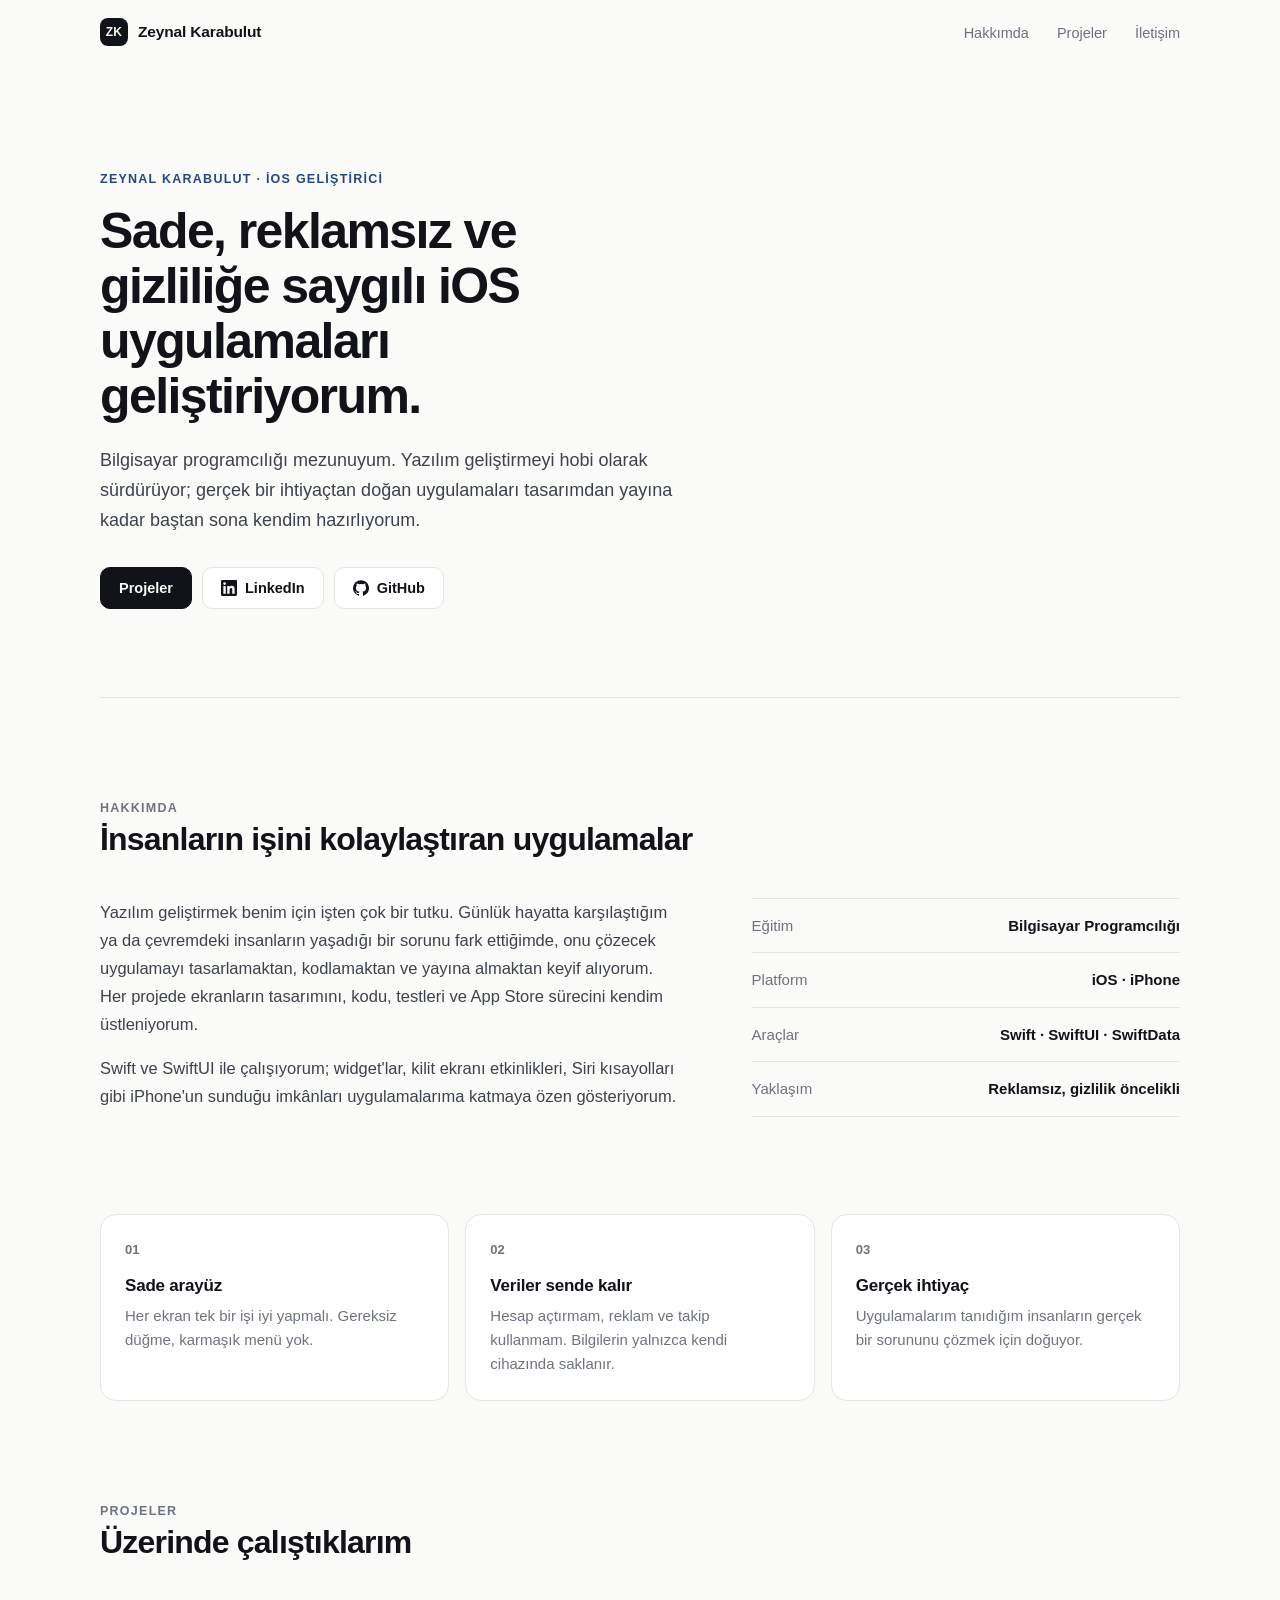
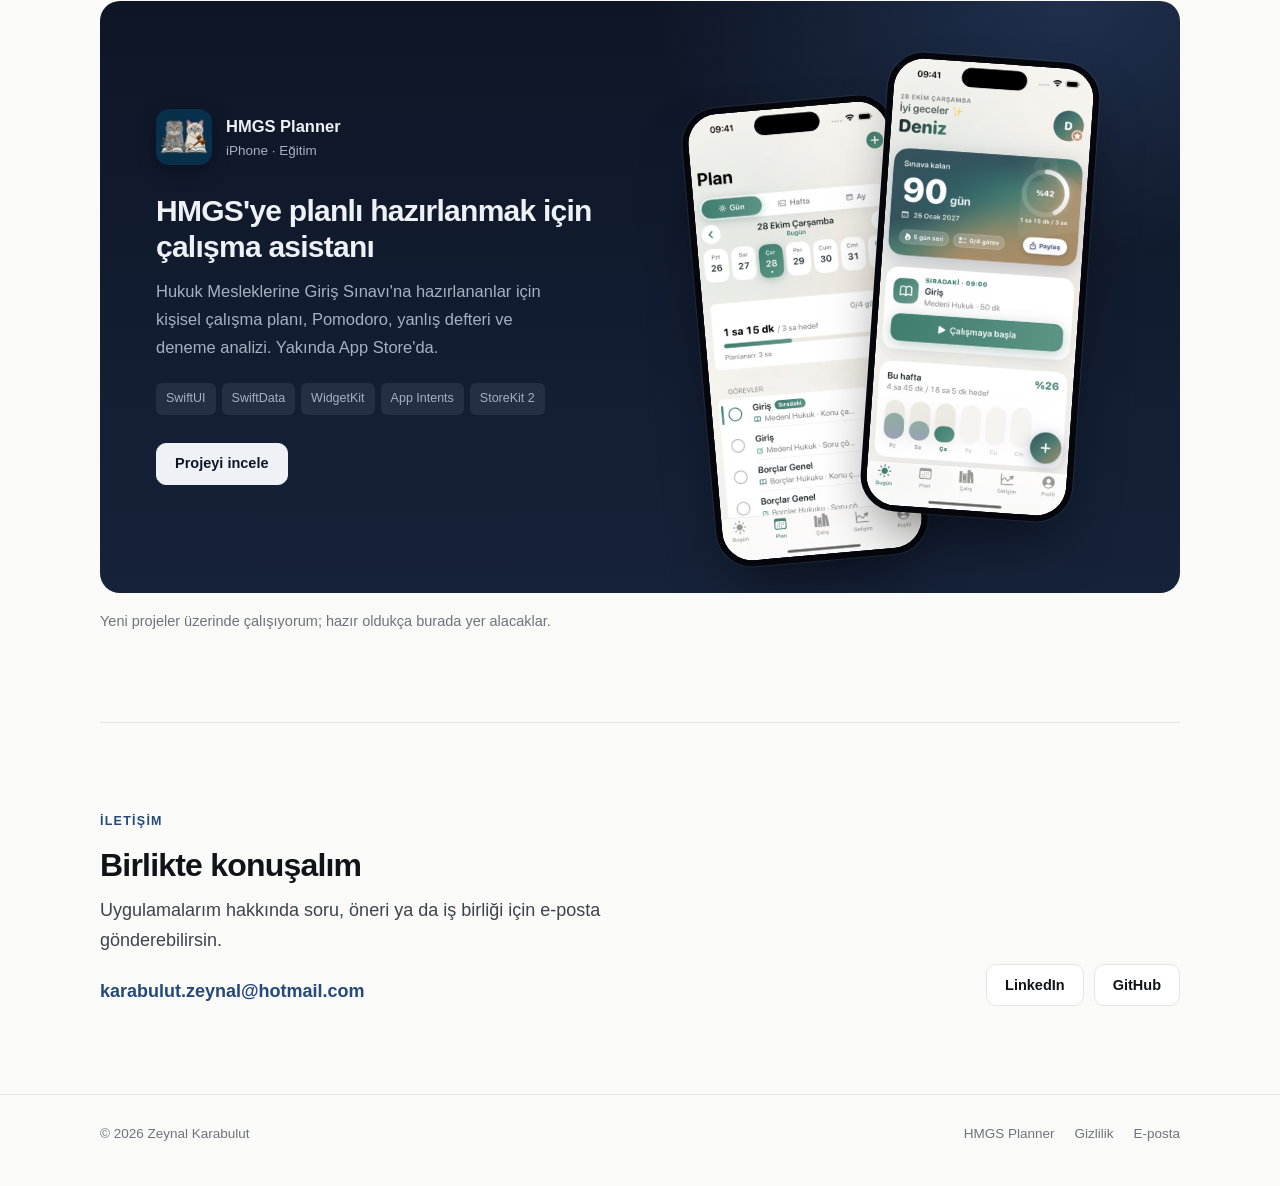
<file: index.html>
<!doctype html>
<html lang="tr">
<head>
<meta charset="utf-8">
<meta name="viewport" content="width=device-width, initial-scale=1">
<title>Zeynal Karabulut – iOS uygulama geliştirici</title>
<meta name="description" content="Zeynal Karabulut: bilgisayar programcılığı mezunu, hobi olarak sade, reklamsız ve gizliliğe saygılı iOS uygulamaları geliştiriyor.">
<meta name="theme-color" content="#F4F1EA" media="(prefers-color-scheme: light)">
<meta name="theme-color" content="#0F1115" media="(prefers-color-scheme: dark)">
<meta property="og:title" content="Zeynal Karabulut">
<meta property="og:description" content="Bilgisayar programcılığı mezunu, hobi olarak iOS uygulamaları geliştiriyor.">
<meta property="og:url" content="https://zeynalkarabulut.com/">
<meta property="og:type" content="website">
<link rel="canonical" href="https://zeynalkarabulut.com/">
<link rel="stylesheet" href="/assets/style.css">
<script>document.documentElement.classList.add('js')</script>
<script src="/assets/site.js" defer></script>
</head>
<body>
<header class="nav">
  <div class="wrap">
    <a class="brand" href="/"><span class="mark">ZK</span>Zeynal Karabulut</a>
    <ul>
      <li><a href="#hakkimda">Hakkımda</a></li>
      <li><a href="#projeler">Projeler</a></li>
      <li><a class="cta" href="#iletisim">İletişim</a></li>
    </ul>
  </div>
</header>

<main>
  <section class="hero">
    <div class="wrap">
      <p class="kicker reveal">Zeynal Karabulut · iOS Geliştirici</p>
      <h1 class="reveal">Sade, reklamsız ve gizliliğe saygılı iOS uygulamaları geliştiriyorum.</h1>
      <p class="lead reveal">Bilgisayar programcılığı mezunuyum. Yazılım geliştirmeyi hobi olarak sürdürüyor; gerçek bir ihtiyaçtan doğan uygulamaları tasarımdan yayına kadar baştan sona kendim hazırlıyorum.</p>
      <div class="row reveal">
        <a class="btn solid" href="#projeler">Projeler</a>
        <a class="btn" href="https://www.linkedin.com/in/zeynal-karabulut-3a47b5211/" rel="me noopener" target="_blank">
          <svg viewBox="0 0 24 24" aria-hidden="true"><path d="M20.45 20.45h-3.56v-5.57c0-1.33-.02-3.04-1.85-3.04-1.86 0-2.14 1.45-2.14 2.94v5.67H9.35V9h3.41v1.56h.05c.48-.9 1.64-1.85 3.37-1.85 3.6 0 4.27 2.37 4.27 5.46v6.28zM5.34 7.43a2.06 2.06 0 1 1 0-4.13 2.06 2.06 0 0 1 0 4.13zM7.12 20.45H3.56V9h3.56v11.45zM22.22 0H1.77C.79 0 0 .77 0 1.73v20.54C0 23.23.79 24 1.77 24h20.45c.98 0 1.78-.77 1.78-1.73V1.73C24 .77 23.2 0 22.22 0z"/></svg>
          LinkedIn
        </a>
        <a class="btn" href="https://github.com/ByteBuccaneerr" rel="me noopener" target="_blank">
          <svg viewBox="0 0 24 24" aria-hidden="true"><path d="M12 .3a12 12 0 0 0-3.8 23.38c.6.12.83-.26.83-.57v-2.2c-3.34.73-4.04-1.42-4.04-1.42-.55-1.4-1.34-1.77-1.34-1.77-1.08-.74.09-.73.09-.73 1.2.09 1.83 1.24 1.83 1.24 1.07 1.83 2.8 1.3 3.49 1 .1-.78.42-1.3.76-1.6-2.67-.3-5.47-1.33-5.47-5.93 0-1.31.47-2.38 1.24-3.22-.13-.3-.54-1.52.12-3.18 0 0 1-.32 3.3 1.23a11.5 11.5 0 0 1 6 0c2.28-1.55 3.29-1.23 3.29-1.23.66 1.66.25 2.88.12 3.18.77.84 1.24 1.91 1.24 3.22 0 4.61-2.81 5.62-5.48 5.92.43.37.81 1.1.81 2.22v3.29c0 .32.22.7.83.58A12 12 0 0 0 12 .3"/></svg>
          GitHub
        </a>
      </div>
    </div>
  </section>

  <div class="wrap"><hr class="rule"></div>

  <section id="hakkimda">
    <div class="wrap">
      <div class="section-head reveal">
        <p class="kicker">Hakkımda</p>
        <h2>İnsanların işini kolaylaştıran uygulamalar</h2>
      </div>
      <div class="about-grid">
        <div class="copy reveal">
          <p>Yazılım geliştirmek benim için işten çok bir tutku. Günlük hayatta karşılaştığım ya da çevremdeki insanların yaşadığı bir sorunu fark ettiğimde, onu çözecek uygulamayı tasarlamaktan, kodlamaktan ve yayına almaktan keyif alıyorum. Her projede ekranların tasarımını, kodu, testleri ve App Store sürecini kendim üstleniyorum.</p>
          <p>Swift ve SwiftUI ile çalışıyorum; widget'lar, kilit ekranı etkinlikleri, Siri kısayolları gibi iPhone'un sunduğu imkânları uygulamalarıma katmaya özen gösteriyorum.</p>
        </div>
        <ul class="facts reveal">
          <li><span>Eğitim</span><b>Bilgisayar Programcılığı</b></li>
          <li><span>Platform</span><b>iOS · iPhone</b></li>
          <li><span>Araçlar</span><b>Swift · SwiftUI · SwiftData</b></li>
          <li><span>Yaklaşım</span><b>Reklamsız, gizlilik öncelikli</b></li>
        </ul>
      </div>
    </div>
  </section>

  <section style="padding-top:0">
    <div class="wrap">
      <div class="principles reveal" style="margin-top:0">
        <div class="principle"><span class="num">01</span><h3>Sade arayüz</h3><p>Her ekran tek bir işi iyi yapmalı. Gereksiz düğme, karmaşık menü yok.</p></div>
        <div class="principle"><span class="num">02</span><h3>Veriler sende kalır</h3><p>Hesap açtırmam, reklam ve takip kullanmam. Bilgilerin yalnızca kendi cihazında saklanır.</p></div>
        <div class="principle"><span class="num">03</span><h3>Gerçek ihtiyaç</h3><p>Uygulamalarım tanıdığım insanların gerçek bir sorununu çözmek için doğuyor.</p></div>
      </div>
    </div>
  </section>

  <section id="projeler" style="padding-top:0">
    <div class="wrap">
      <div class="section-head reveal">
        <p class="kicker">Projeler</p>
        <h2>Üzerinde çalıştıklarım</h2>
      </div>

      <a class="feature-project reveal" href="/hmgs-planner/">
        <div>
          <div class="app-id">
            <img src="/assets/hmgs-planner/icon.png" alt="" width="64" height="64">
            <div><b>HMGS Planner</b><small>iPhone · Eğitim</small></div>
          </div>
          <h3>HMGS'ye planlı hazırlanmak için çalışma asistanı</h3>
          <p>Hukuk Mesleklerine Giriş Sınavı'na hazırlananlar için kişisel çalışma planı, Pomodoro, yanlış defteri ve deneme analizi. Yakında App Store'da.</p>
          <div class="chips"><span class="chip">SwiftUI</span><span class="chip">SwiftData</span><span class="chip">WidgetKit</span><span class="chip">App Intents</span><span class="chip">StoreKit 2</span></div>
          <span class="btn light">Projeyi incele</span>
        </div>
        <div class="phones" aria-hidden="true">
          <div class="phone p1"><img src="/assets/hmgs-planner/plan.jpg" alt="" loading="lazy"></div>
          <div class="phone p2"><img src="/assets/hmgs-planner/home.jpg" alt="" loading="lazy"></div>
        </div>
      </a>
      <p class="more-soon reveal">Yeni projeler üzerinde çalışıyorum; hazır oldukça burada yer alacaklar.</p>
    </div>
  </section>

  <div class="wrap"><hr class="rule"></div>

  <section id="iletisim">
    <div class="wrap contact-grid reveal">
      <div>
        <p class="kicker">İletişim</p>
        <h2>Birlikte konuşalım</h2>
        <p class="lead">Uygulamalarım hakkında soru, öneri ya da iş birliği için e-posta gönderebilirsin.</p>
        <a class="mail" href="mailto:karabulut.zeynal@hotmail.com">karabulut.zeynal@hotmail.com</a>
      </div>
      <div class="row">
        <a class="btn" href="https://www.linkedin.com/in/zeynal-karabulut-3a47b5211/" rel="me noopener" target="_blank">LinkedIn</a>
        <a class="btn" href="https://github.com/ByteBuccaneerr" rel="me noopener" target="_blank">GitHub</a>
      </div>
    </div>
  </section>
</main>

<footer>
  <div class="wrap">
    <span>© <span id="year">2026</span> Zeynal Karabulut</span>
    <nav><a href="/hmgs-planner/">HMGS Planner</a><a href="/hmgs-planner/gizlilik.html">Gizlilik</a><a href="mailto:karabulut.zeynal@hotmail.com">E-posta</a></nav>
  </div>
</footer>
</body>
</html>
</file>
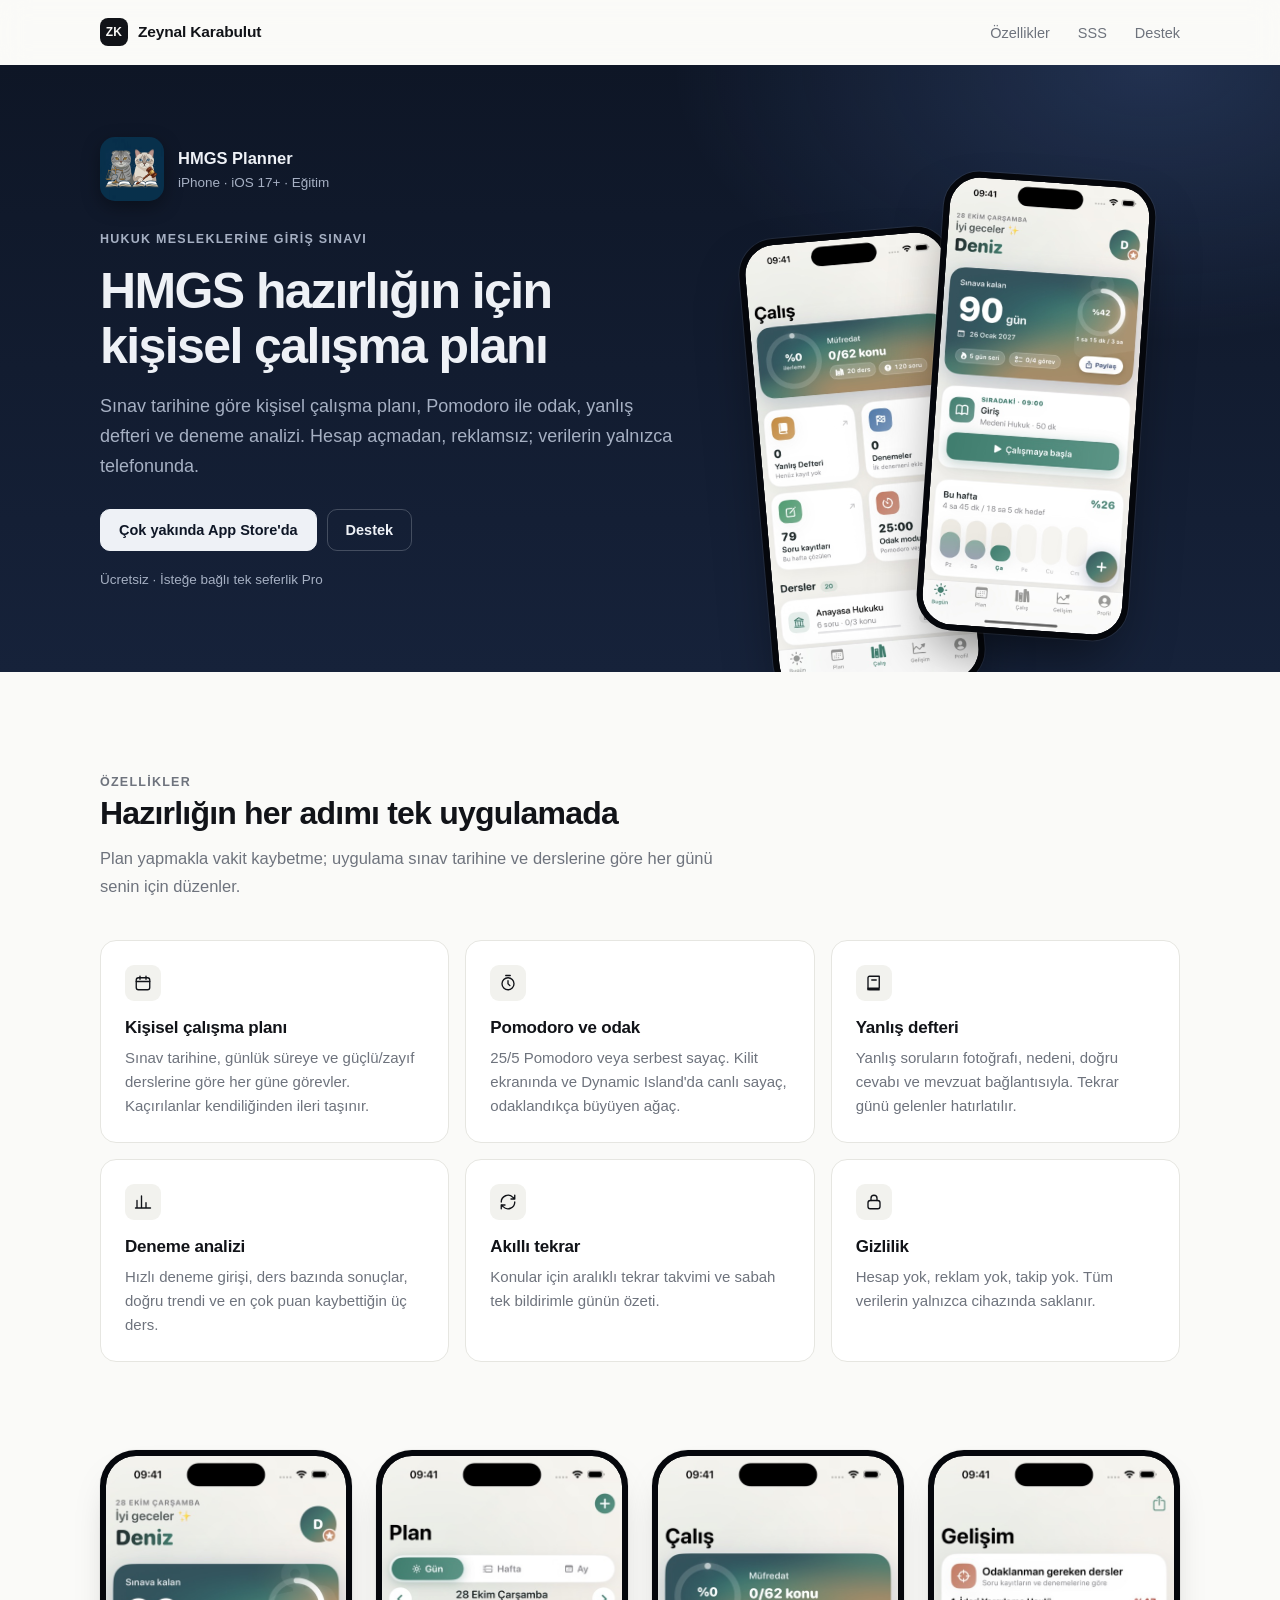
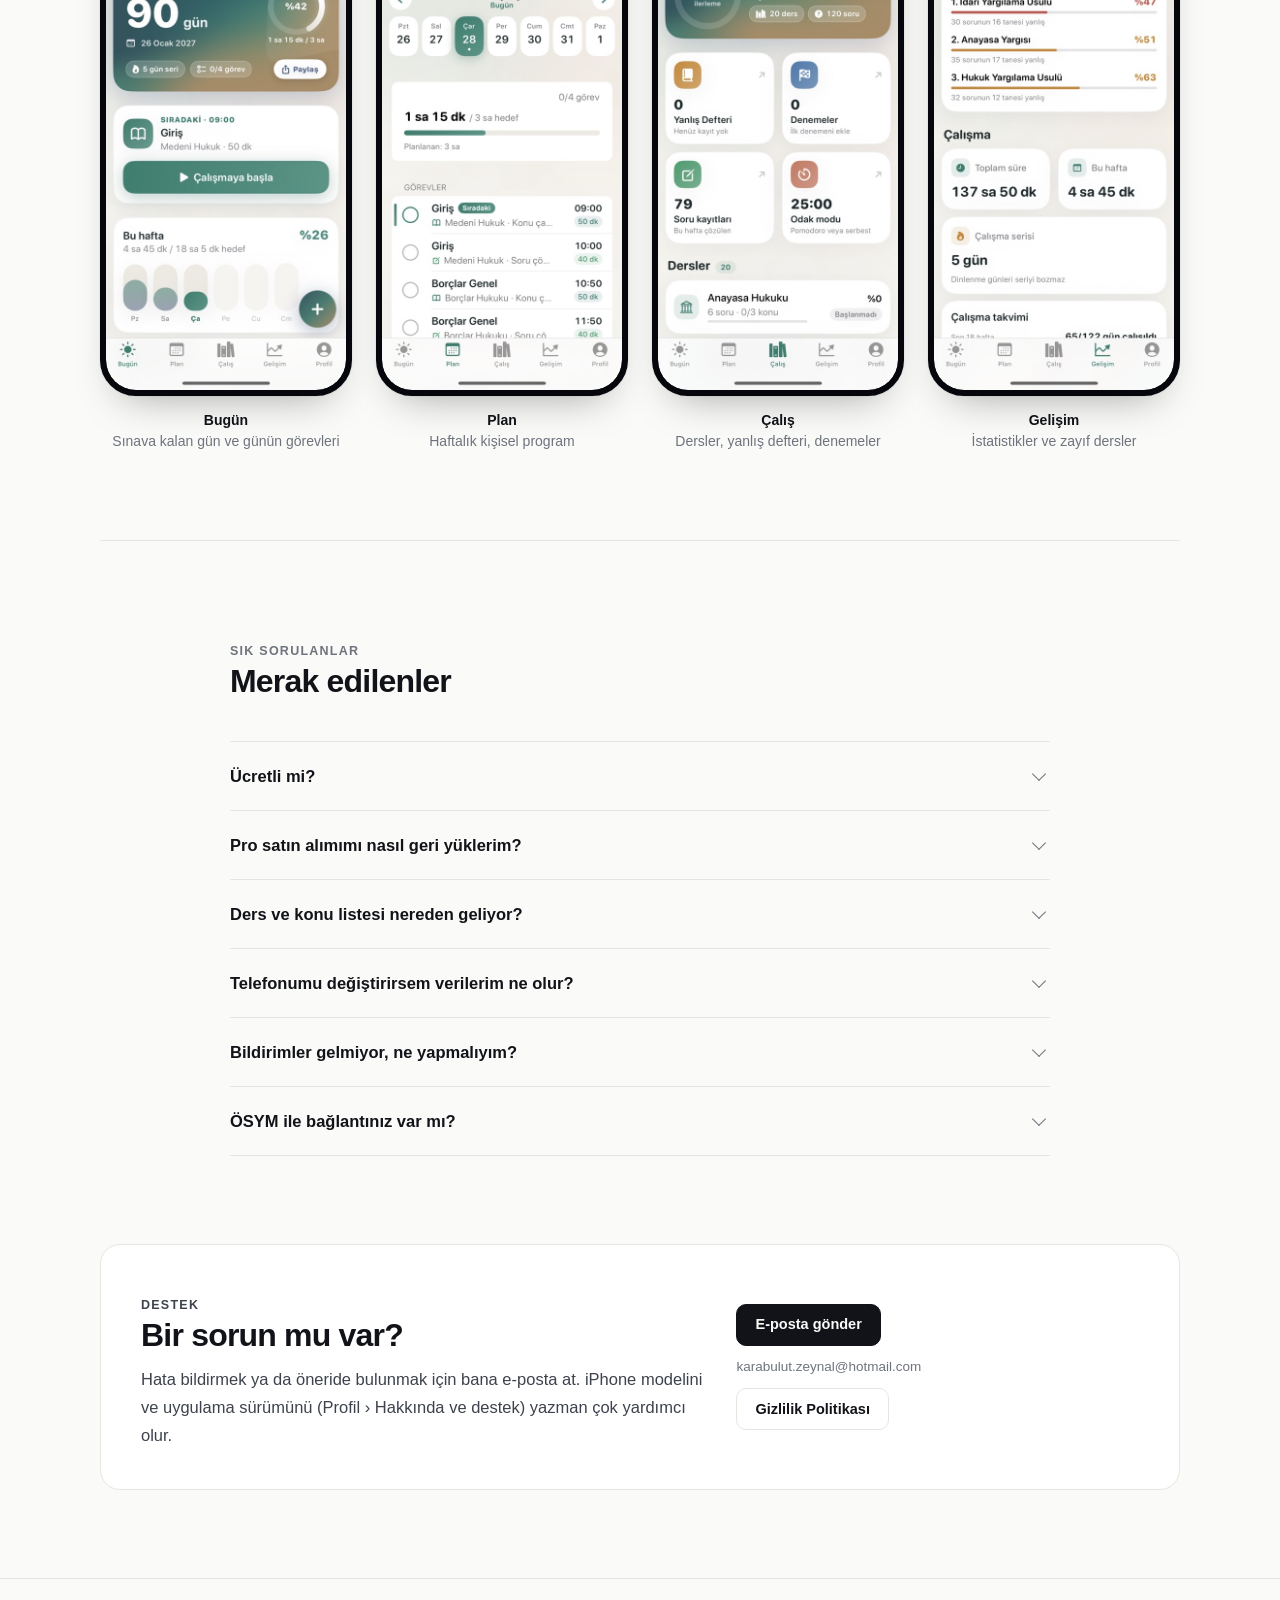
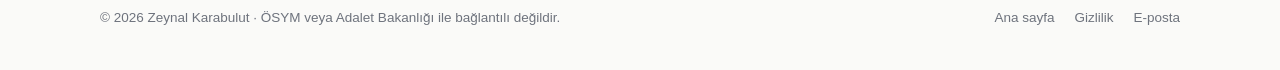
<file: hmgs-planner/index.html>
<!doctype html>
<html lang="tr">
<head>
<meta charset="utf-8">
<meta name="viewport" content="width=device-width, initial-scale=1">
<title>HMGS Planner – HMGS çalışma planı, Pomodoro ve yanlış defteri</title>
<meta name="description" content="Hukuk Mesleklerine Giriş Sınavı'na (HMGS) hazırlananlar için kişisel çalışma planı, Pomodoro, yanlış defteri, deneme analizi ve akıllı tekrar hatırlatmaları. Hesap yok, reklam yok.">
<meta name="theme-color" content="#0E1626">
<meta property="og:title" content="HMGS Planner">
<meta property="og:description" content="HMGS'ye planlı hazırlan: kişisel plan, Pomodoro, yanlış defteri ve deneme analizi.">
<meta property="og:image" content="https://zeynalkarabulut.com/assets/hmgs-planner/icon.png">
<meta property="og:url" content="https://zeynalkarabulut.com/hmgs-planner/">
<link rel="canonical" href="https://zeynalkarabulut.com/hmgs-planner/">
<link rel="apple-touch-icon" href="/assets/hmgs-planner/apple-touch-icon.png">
<link rel="stylesheet" href="/assets/style.css">
<script>document.documentElement.classList.add('js')</script>
<script src="/assets/site.js" defer></script>
</head>
<body>
<header class="nav">
  <div class="wrap">
    <a class="brand" href="/"><span class="mark">ZK</span>Zeynal Karabulut</a>
    <ul>
      <li><a href="#ozellikler">Özellikler</a></li>
      <li><a href="#sss">SSS</a></li>
      <li><a class="cta" href="#destek">Destek</a></li>
    </ul>
  </div>
</header>

<main>
  <div class="app-hero">
    <div class="wrap">
      <div class="copy">
        <div class="app-id reveal">
          <img src="/assets/hmgs-planner/icon.png" alt="HMGS Planner simgesi" width="76" height="76">
          <div><b>HMGS Planner</b><small>iPhone · iOS 17+ · Eğitim</small></div>
        </div>
        <p class="kicker reveal" style="margin-top:4px">Hukuk Mesleklerine Giriş Sınavı</p>
        <h1 class="reveal">HMGS hazırlığın için kişisel çalışma planı</h1>
        <p class="lead reveal">Sınav tarihine göre kişisel çalışma planı, Pomodoro ile odak, yanlış defteri ve deneme analizi. Hesap açmadan, reklamsız; verilerin yalnızca telefonunda.</p>
        <div class="row reveal">
          <!-- Yayınlanınca: <a class="btn light" href="https://apps.apple.com/tr/app/idAPP_STORE_ID">App Store'dan indir</a> -->
          <span class="btn light" aria-disabled="true">Çok yakında App Store'da</span>
          <a class="btn" href="#destek">Destek</a>
        </div>
        <p class="meta reveal">Ücretsiz · İsteğe bağlı tek seferlik Pro</p>
      </div>
      <div class="phones reveal" aria-hidden="true">
        <div class="phone p1"><img src="/assets/hmgs-planner/study.jpg" alt=""></div>
        <div class="phone p2"><img src="/assets/hmgs-planner/home.jpg" alt=""></div>
      </div>
    </div>
  </div>

  <section id="ozellikler">
    <div class="wrap">
      <div class="section-head reveal">
        <p class="kicker">Özellikler</p>
        <h2>Hazırlığın her adımı tek uygulamada</h2>
        <p>Plan yapmakla vakit kaybetme; uygulama sınav tarihine ve derslerine göre her günü senin için düzenler.</p>
      </div>
      <div class="features reveal">
        <div class="feat">
          <div class="ico"><svg viewBox="0 0 24 24"><rect x="3" y="5" width="18" height="16" rx="3"/><path d="M3 10h18M8 3v4M16 3v4"/></svg></div>
          <h3>Kişisel çalışma planı</h3>
          <p>Sınav tarihine, günlük süreye ve güçlü/zayıf derslerine göre her güne görevler. Kaçırılanlar kendiliğinden ileri taşınır.</p>
        </div>
        <div class="feat">
          <div class="ico"><svg viewBox="0 0 24 24"><circle cx="12" cy="13" r="8"/><path d="M12 9v4l2.5 2.5M9 2h6"/></svg></div>
          <h3>Pomodoro ve odak</h3>
          <p>25/5 Pomodoro veya serbest sayaç. Kilit ekranında ve Dynamic Island'da canlı sayaç, odaklandıkça büyüyen ağaç.</p>
        </div>
        <div class="feat">
          <div class="ico"><svg viewBox="0 0 24 24"><path d="M4 5a2 2 0 0 1 2-2h13v16H6a2 2 0 0 0-2 2V5z"/><path d="M4 19a2 2 0 0 0 2 2h13M9 8h6"/></svg></div>
          <h3>Yanlış defteri</h3>
          <p>Yanlış soruların fotoğrafı, nedeni, doğru cevabı ve mevzuat bağlantısıyla. Tekrar günü gelenler hatırlatılır.</p>
        </div>
        <div class="feat">
          <div class="ico"><svg viewBox="0 0 24 24"><path d="M4 20V10M10 20V4M16 20v-7M22 20H2"/></svg></div>
          <h3>Deneme analizi</h3>
          <p>Hızlı deneme girişi, ders bazında sonuçlar, doğru trendi ve en çok puan kaybettiğin üç ders.</p>
        </div>
        <div class="feat">
          <div class="ico"><svg viewBox="0 0 24 24"><path d="M3 12a9 9 0 0 1 15.5-6.2L21 8M21 3v5h-5M21 12a9 9 0 0 1-15.5 6.2L3 16M3 21v-5h5"/></svg></div>
          <h3>Akıllı tekrar</h3>
          <p>Konular için aralıklı tekrar takvimi ve sabah tek bildirimle günün özeti.</p>
        </div>
        <div class="feat">
          <div class="ico"><svg viewBox="0 0 24 24"><rect x="4" y="10" width="16" height="11" rx="3"/><path d="M8 10V7a4 4 0 0 1 8 0v3"/></svg></div>
          <h3>Gizlilik</h3>
          <p>Hesap yok, reklam yok, takip yok. Tüm verilerin yalnızca cihazında saklanır.</p>
        </div>
      </div>
    </div>
  </section>

  <section style="padding-top:0">
    <div class="wrap">
      <div class="gallery reveal">
        <figure><div class="phone"><img src="/assets/hmgs-planner/home.jpg" alt="Bugün ekranı" loading="lazy"></div><figcaption><b>Bugün</b>Sınava kalan gün ve günün görevleri</figcaption></figure>
        <figure><div class="phone"><img src="/assets/hmgs-planner/plan.jpg" alt="Plan ekranı" loading="lazy"></div><figcaption><b>Plan</b>Haftalık kişisel program</figcaption></figure>
        <figure><div class="phone"><img src="/assets/hmgs-planner/study.jpg" alt="Çalış ekranı" loading="lazy"></div><figcaption><b>Çalış</b>Dersler, yanlış defteri, denemeler</figcaption></figure>
        <figure><div class="phone"><img src="/assets/hmgs-planner/progress.jpg" alt="Gelişim ekranı" loading="lazy"></div><figcaption><b>Gelişim</b>İstatistikler ve zayıf dersler</figcaption></figure>
      </div>
    </div>
  </section>

  <div class="wrap"><hr class="rule"></div>

  <section id="sss">
    <div class="wrap narrow" style="width:min(820px,100% - 40px)">
      <div class="section-head reveal">
        <p class="kicker">Sık sorulanlar</p>
        <h2>Merak edilenler</h2>
      </div>
      <div class="faq reveal">
        <details><summary>Ücretli mi?</summary><p>Planlama, Pomodoro, yanlış defteri, denemeler ve istatistikler ücretsiz ve sınırsızdır. İsteğe bağlı, tek seferlik HMGS Planner Pro ek renk temaları ve paylaşım kartı stilleri ekler.</p></details>
        <details><summary>Pro satın alımımı nasıl geri yüklerim?</summary><p>Uygulamada Profil › HMGS Planner Pro › "Satın alımları geri yükle". Aynı Apple Kimliği ile giriş yapmış olman yeterli.</p></details>
        <details><summary>Ders ve konu listesi nereden geliyor?</summary><p>Ders listesi ve soru dağılımı ilgili yönetmelik ve ÖSYM kılavuzuna göre hazırlanmıştır; kaynaklar uygulamada Profil › Hakkında ve destek › Kaynaklar bölümünde yer alır. Kesin bilgi için ÖSYM duyurularını takip et.</p></details>
        <details><summary>Telefonumu değiştirirsem verilerim ne olur?</summary><p>Profil › Ayarlar › Yedek bölümünden yedeği iCloud Drive'daki bir klasöre aldırabilir, yeni telefonda "Yedekten Geri Yükle" ile geri getirebilirsin. iPhone'un iCloud Yedeklemesi de uygulama verilerini kapsar.</p></details>
        <details><summary>Bildirimler gelmiyor, ne yapmalıyım?</summary><p>iPhone Ayarlar › Bildirimler › HMGS Planner'dan bildirimlere izin verildiğini kontrol et. Ardından uygulamada Profil › Bildirimler'den hatırlatma saatlerini seç.</p></details>
        <details><summary>ÖSYM ile bağlantınız var mı?</summary><p>Hayır. HMGS Planner bağımsız bir çalışma aracıdır; ÖSYM veya Adalet Bakanlığı ile bağlantılı değildir.</p></details>
      </div>
    </div>
  </section>

  <section id="destek" style="padding-top:0">
    <div class="wrap">
      <div class="support-card reveal">
        <div>
          <p class="kicker">Destek</p>
          <h2>Bir sorun mu var?</h2>
          <p>Hata bildirmek ya da öneride bulunmak için bana e-posta at. iPhone modelini ve uygulama sürümünü (Profil › Hakkında ve destek) yazman çok yardımcı olur.</p>
        </div>
        <div class="side">
          <a class="btn solid" href="mailto:karabulut.zeynal@hotmail.com?subject=HMGS%20Planner%20destek">E-posta gönder</a>
          <small>karabulut.zeynal@hotmail.com</small>
          <a class="btn" href="/hmgs-planner/gizlilik.html">Gizlilik Politikası</a>
        </div>
      </div>
    </div>
  </section>
</main>

<footer>
  <div class="wrap">
    <span>© <span id="year">2026</span> Zeynal Karabulut · ÖSYM veya Adalet Bakanlığı ile bağlantılı değildir.</span>
    <nav><a href="/">Ana sayfa</a><a href="/hmgs-planner/gizlilik.html">Gizlilik</a><a href="mailto:karabulut.zeynal@hotmail.com">E-posta</a></nav>
  </div>
</footer>
</body>
</html>
</file>
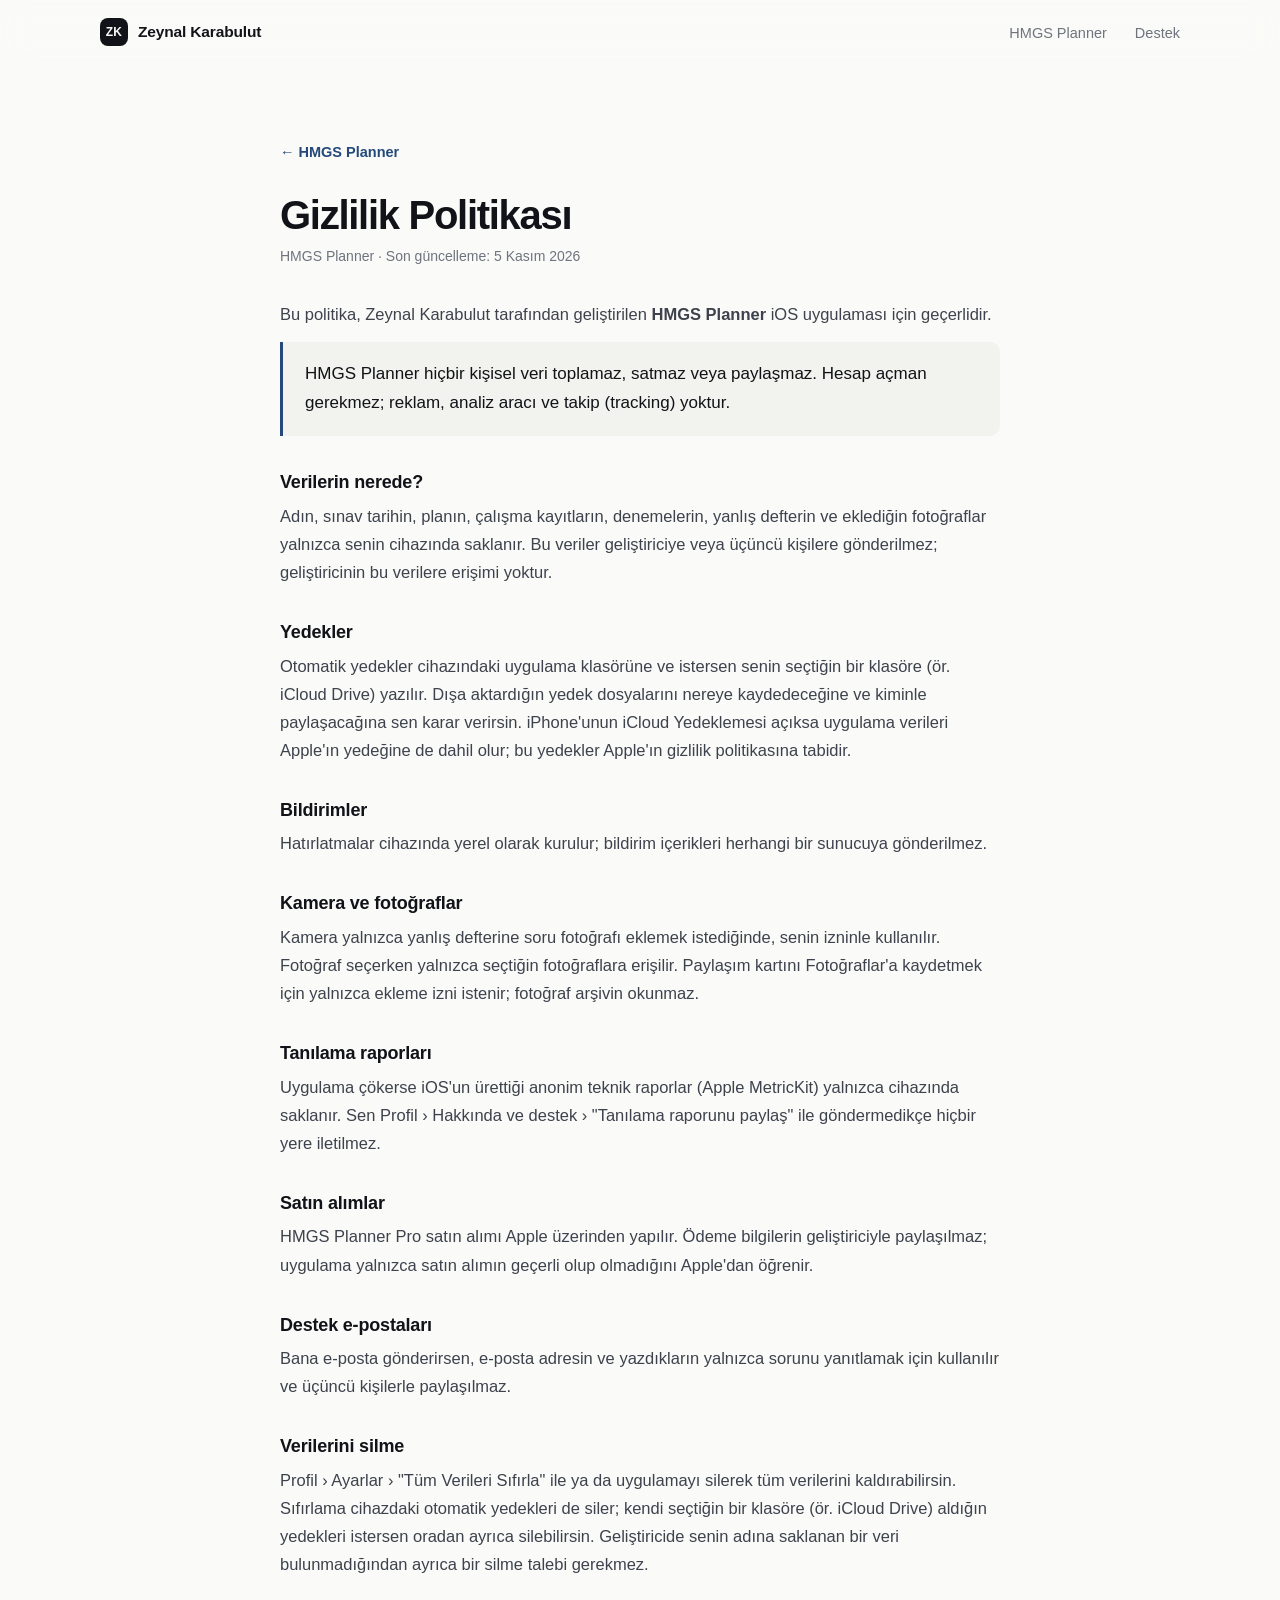
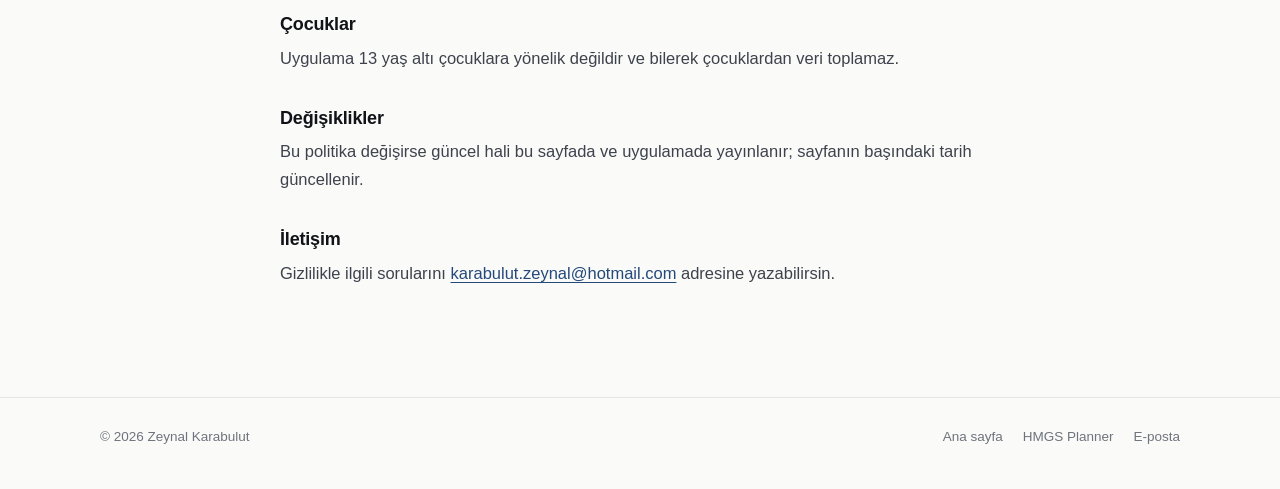
<file: hmgs-planner/gizlilik.html>
<!doctype html>
<html lang="tr">
<head>
<meta charset="utf-8">
<meta name="viewport" content="width=device-width, initial-scale=1">
<title>HMGS Planner – Gizlilik Politikası</title>
<meta name="description" content="HMGS Planner gizlilik politikası: uygulama kişisel veri toplamaz; tüm veriler kullanıcının cihazında kalır.">
<link rel="canonical" href="https://zeynalkarabulut.com/hmgs-planner/gizlilik.html">
<meta name="theme-color" content="#F4F1EA" media="(prefers-color-scheme: light)">
<meta name="theme-color" content="#0F1115" media="(prefers-color-scheme: dark)">
<link rel="stylesheet" href="/assets/style.css">
<script src="/assets/site.js" defer></script>
</head>
<body>
<header class="nav">
  <div class="wrap">
    <a class="brand" href="/"><span class="mark">ZK</span>Zeynal Karabulut</a>
    <ul>
      <li><a href="/hmgs-planner/">HMGS Planner</a></li>
      <li><a class="cta" href="/hmgs-planner/#destek">Destek</a></li>
    </ul>
  </div>
</header>

<main class="narrow doc">
  <a class="back" href="/hmgs-planner/">← HMGS Planner</a>
  <h1>Gizlilik Politikası</h1>
  <p class="updated">HMGS Planner · Son güncelleme: 5 Kasım 2026</p>

  <p>Bu politika, Zeynal Karabulut tarafından geliştirilen <b>HMGS Planner</b> iOS uygulaması için geçerlidir.</p>

  <p class="summary">HMGS Planner hiçbir kişisel veri toplamaz, satmaz veya paylaşmaz. Hesap açman gerekmez; reklam, analiz aracı ve takip (tracking) yoktur.</p>

  <h2>Verilerin nerede?</h2>
  <p>Adın, sınav tarihin, planın, çalışma kayıtların, denemelerin, yanlış defterin ve eklediğin fotoğraflar yalnızca senin cihazında saklanır. Bu veriler geliştiriciye veya üçüncü kişilere gönderilmez; geliştiricinin bu verilere erişimi yoktur.</p>

  <h2>Yedekler</h2>
  <p>Otomatik yedekler cihazındaki uygulama klasörüne ve istersen senin seçtiğin bir klasöre (ör. iCloud Drive) yazılır. Dışa aktardığın yedek dosyalarını nereye kaydedeceğine ve kiminle paylaşacağına sen karar verirsin. iPhone'unun iCloud Yedeklemesi açıksa uygulama verileri Apple'ın yedeğine de dahil olur; bu yedekler Apple'ın gizlilik politikasına tabidir.</p>

  <h2>Bildirimler</h2>
  <p>Hatırlatmalar cihazında yerel olarak kurulur; bildirim içerikleri herhangi bir sunucuya gönderilmez.</p>

  <h2>Kamera ve fotoğraflar</h2>
  <p>Kamera yalnızca yanlış defterine soru fotoğrafı eklemek istediğinde, senin izninle kullanılır. Fotoğraf seçerken yalnızca seçtiğin fotoğraflara erişilir. Paylaşım kartını Fotoğraflar'a kaydetmek için yalnızca ekleme izni istenir; fotoğraf arşivin okunmaz.</p>

  <h2>Tanılama raporları</h2>
  <p>Uygulama çökerse iOS'un ürettiği anonim teknik raporlar (Apple MetricKit) yalnızca cihazında saklanır. Sen Profil › Hakkında ve destek › "Tanılama raporunu paylaş" ile göndermedikçe hiçbir yere iletilmez.</p>

  <h2>Satın alımlar</h2>
  <p>HMGS Planner Pro satın alımı Apple üzerinden yapılır. Ödeme bilgilerin geliştiriciyle paylaşılmaz; uygulama yalnızca satın alımın geçerli olup olmadığını Apple'dan öğrenir.</p>

  <h2>Destek e-postaları</h2>
  <p>Bana e-posta gönderirsen, e-posta adresin ve yazdıkların yalnızca sorunu yanıtlamak için kullanılır ve üçüncü kişilerle paylaşılmaz.</p>

  <h2>Verilerini silme</h2>
  <p>Profil › Ayarlar › "Tüm Verileri Sıfırla" ile ya da uygulamayı silerek tüm verilerini kaldırabilirsin. Sıfırlama cihazdaki otomatik yedekleri de siler; kendi seçtiğin bir klasöre (ör. iCloud Drive) aldığın yedekleri istersen oradan ayrıca silebilirsin. Geliştiricide senin adına saklanan bir veri bulunmadığından ayrıca bir silme talebi gerekmez.</p>

  <h2>Çocuklar</h2>
  <p>Uygulama 13 yaş altı çocuklara yönelik değildir ve bilerek çocuklardan veri toplamaz.</p>

  <h2>Değişiklikler</h2>
  <p>Bu politika değişirse güncel hali bu sayfada ve uygulamada yayınlanır; sayfanın başındaki tarih güncellenir.</p>

  <h2>İletişim</h2>
  <p>Gizlilikle ilgili sorularını <a href="mailto:karabulut.zeynal@hotmail.com">karabulut.zeynal@hotmail.com</a> adresine yazabilirsin.</p>
</main>

<footer>
  <div class="wrap">
    <span>© 2026 Zeynal Karabulut</span>
    <nav><a href="/">Ana sayfa</a><a href="/hmgs-planner/">HMGS Planner</a><a href="mailto:karabulut.zeynal@hotmail.com">E-posta</a></nav>
  </div>
</footer>
</body>
</html>
</file>
<file: assets/style.css>
/* zeynalkarabulut.com – tasarım sistemi
   Tek yazı ailesi (cihazın sistem fontu), ölçülü tipografi ölçeği, 8px ızgara.
   Üçüncü taraf font ya da istek yok. */

:root {
  --bg: #FAFAF8;
  --bg-2: #F2F2EE;
  --card: #FFFFFF;
  --ink: #111318;
  --ink-2: #3D424C;
  --muted: #6E737D;
  --line: #E6E6E1;
  --accent: #24497A;
  --night: #0E1626;
  --night-2: #16223A;
  --night-ink: #EEF1F6;
  --night-muted: #A6B0C3;
  --sans: -apple-system, BlinkMacSystemFont, "SF Pro Text", "Inter", "Segoe UI", Roboto, "Helvetica Neue", sans-serif;
  --display: -apple-system, BlinkMacSystemFont, "SF Pro Display", "Inter", "Segoe UI", Roboto, "Helvetica Neue", sans-serif;
  --radius: 16px;
  --ease: cubic-bezier(.2, .7, .2, 1);
}
@media (prefers-color-scheme: dark) {
  :root {
    --bg: #0E0F12;
    --bg-2: #15171B;
    --card: #16181C;
    --ink: #EDEEF0;
    --ink-2: #C3C7CE;
    --muted: #8C919A;
    --line: #25282E;
    --accent: #8FB1E3;
    --night: #0B1220;
    --night-2: #121C30;
  }
}

* { box-sizing: border-box; }
html { -webkit-text-size-adjust: 100%; scroll-behavior: smooth; scroll-padding-top: 80px; }
body {
  margin: 0; background: var(--bg); color: var(--ink);
  font: 16.5px/1.7 var(--sans); -webkit-font-smoothing: antialiased; text-rendering: optimizeLegibility;
}
img { max-width: 100%; display: block; }
a { color: inherit; }
::selection { background: var(--accent); color: #fff; }

.wrap { width: min(1080px, 100% - 48px); margin-inline: auto; }
.narrow { width: min(720px, 100% - 48px); margin-inline: auto; }

/* ---------- Tipografi ---------- */
h1, h2, h3 { font-family: var(--display); color: var(--ink); margin: 0; }
h1 { font-size: clamp(34px, 4.4vw, 50px); line-height: 1.1; font-weight: 650; letter-spacing: -0.032em; }
h2 { font-size: clamp(26px, 2.8vw, 32px); line-height: 1.2; font-weight: 650; letter-spacing: -0.025em; }
h3 { font-size: 17px; line-height: 1.35; font-weight: 620; letter-spacing: -0.012em; }
.kicker { margin: 0 0 14px; font-size: 12.5px; font-weight: 650; letter-spacing: .1em; text-transform: uppercase; color: var(--accent); }
.lead { font-size: 18px; line-height: 1.65; color: var(--ink-2); max-width: 60ch; margin: 0; }
.muted { color: var(--muted); }

/* ---------- Menü ---------- */
.nav {
  position: sticky; top: 0; z-index: 20;
  background: color-mix(in srgb, var(--bg) 82%, transparent);
  backdrop-filter: saturate(160%) blur(14px); -webkit-backdrop-filter: saturate(160%) blur(14px);
  border-bottom: 1px solid transparent; transition: border-color .3s;
}
.nav.scrolled { border-bottom-color: var(--line); }
.nav .wrap { display: flex; align-items: center; justify-content: space-between; height: 64px; }
.brand { display: flex; align-items: center; gap: 10px; text-decoration: none; font-weight: 650; font-size: 15.5px; letter-spacing: -0.01em; }
.mark {
  width: 28px; height: 28px; border-radius: 8px; display: grid; place-items: center;
  background: var(--ink); color: var(--bg); font-size: 12px; font-weight: 750; letter-spacing: .02em;
}
.nav ul { list-style: none; display: flex; align-items: center; gap: 28px; margin: 0; padding: 0; }
.nav ul a { text-decoration: none; font-size: 14.5px; font-weight: 520; color: var(--muted); transition: color .2s; }
.nav ul a:hover { color: var(--ink); }

/* ---------- Düğmeler ---------- */
.btn {
  display: inline-flex; align-items: center; gap: 8px; height: 42px; padding: 0 18px; border-radius: 10px;
  font: 560 14.5px/1 var(--sans); text-decoration: none; color: var(--ink);
  border: 1px solid var(--line); background: var(--card);
  transition: background .2s, border-color .2s, color .2s;
}
.btn:hover { border-color: color-mix(in srgb, var(--ink) 35%, var(--line)); }
.btn.solid { background: var(--ink); color: var(--bg); border-color: var(--ink); }
.btn.solid:hover { background: color-mix(in srgb, var(--ink) 85%, var(--bg)); }
.btn svg { width: 16px; height: 16px; fill: currentColor; flex: none; }
.row { display: flex; flex-wrap: wrap; gap: 10px; }

/* ---------- Bölümler ---------- */
section { padding: 88px 0; }
.section-head { margin-bottom: 40px; max-width: 640px; }
.section-head p { margin: 12px 0 0; color: var(--muted); }
.rule { border: 0; border-top: 1px solid var(--line); margin: 0; }

/* Giriş */
.hero { padding: 104px 0 88px; }
.hero h1 { max-width: 20ch; }
.hero .lead { margin: 22px 0 32px; }

/* Hakkımda */
.about-grid { display: grid; grid-template-columns: 1.15fr .85fr; gap: 72px; align-items: start; }
.about-grid .copy p { color: var(--ink-2); margin: 0 0 16px; }
.facts { list-style: none; margin: 0; padding: 0; border-top: 1px solid var(--line); }
.facts li { display: flex; justify-content: space-between; gap: 16px; padding: 14px 0; border-bottom: 1px solid var(--line); font-size: 15px; }
.facts span { color: var(--muted); }
.facts b { font-weight: 560; text-align: right; }

/* İlkeler */
.principles { display: grid; grid-template-columns: repeat(3, 1fr); gap: 16px; margin-top: 56px; }
.principle { background: var(--card); border: 1px solid var(--line); border-radius: var(--radius); padding: 24px; }
.principle .num { display: block; font-size: 13px; font-weight: 650; color: var(--muted); margin-bottom: 14px; font-variant-numeric: tabular-nums; }
.principle p { color: var(--muted); margin: 6px 0 0; font-size: 15px; line-height: 1.6; }

/* ---------- Öne çıkan proje ---------- */
.feature-project {
  display: grid; grid-template-columns: 1fr 1fr; align-items: center; gap: 24px;
  background: radial-gradient(700px 420px at 90% 0%, rgba(96, 136, 214, .22), transparent 60%), linear-gradient(180deg, var(--night), var(--night-2));
  color: var(--night-ink); border-radius: 20px; overflow: hidden; padding: 56px; text-decoration: none;
}
.feature-project h3 { color: var(--night-ink); font-size: clamp(24px, 2.6vw, 30px); line-height: 1.2; letter-spacing: -0.025em; font-weight: 650; }
.feature-project p { color: var(--night-muted); margin: 12px 0 22px; max-width: 44ch; }
.app-id { display: flex; align-items: center; gap: 14px; margin-bottom: 28px; }
.app-id img { width: 56px; height: 56px; border-radius: 13px; box-shadow: 0 6px 18px rgba(0,0,0,.35); }
.app-id b { font-weight: 620; }
.app-id small { display: block; color: var(--night-muted); font-size: 13.5px; }
.chips { display: flex; flex-wrap: wrap; gap: 6px; margin-bottom: 28px; }
.chip { font-size: 12.5px; font-weight: 520; padding: 5px 10px; border-radius: 6px; background: rgba(238, 241, 246, .08); color: var(--night-muted); }
.feature-project .btn, .app-hero .btn { background: transparent; color: var(--night-ink); border-color: rgba(238, 241, 246, .22); }
.feature-project .btn:hover, .app-hero .btn:hover { border-color: rgba(238, 241, 246, .5); }
.feature-project .btn.light, .app-hero .btn.light { background: var(--night-ink); color: var(--night); border-color: var(--night-ink); }
.app-hero .btn.light { cursor: default; }

.phones { position: relative; height: 480px; }
.phone {
  position: absolute; width: 212px; aspect-ratio: 1179 / 2556; border-radius: 36px; overflow: hidden;
  border: 6px solid #05070C; background: #05070C;
  box-shadow: 0 0 0 1px rgba(255,255,255,.07), 0 30px 60px -20px rgba(0,0,0,.6);
  transition: transform .6s var(--ease);
}
.phone img { width: 100%; height: 100%; object-fit: cover; border-radius: 30px; }
.phones .p1 { left: 10%; top: 44px; transform: rotate(-5deg); }
.phones .p2 { right: 8%; top: 0; transform: rotate(4deg); z-index: 2; }
.feature-project:hover .p1 { transform: rotate(-6deg) translateY(-4px); }
.feature-project:hover .p2 { transform: rotate(5deg) translateY(-6px); }
.more-soon { margin: 16px 0 0; color: var(--muted); font-size: 14.5px; }

/* ---------- İletişim ---------- */
.contact-grid { display: grid; grid-template-columns: 1fr auto; gap: 40px; align-items: end; }
.contact-grid .lead { margin-top: 12px; }
.mail { display: inline-block; margin-top: 20px; font-size: 18px; font-weight: 560; color: var(--accent); text-decoration: none; }
.mail:hover { text-decoration: underline; text-underline-offset: 4px; }

/* ---------- Altbilgi ---------- */
footer { border-top: 1px solid var(--line); padding: 28px 0 40px; font-size: 13.5px; color: var(--muted); }
footer .wrap { display: flex; flex-wrap: wrap; align-items: center; justify-content: space-between; gap: 12px; }
footer nav { display: flex; flex-wrap: wrap; gap: 20px; }
footer a { text-decoration: none; }
footer a:hover { color: var(--ink); }

/* ---------- Uygulama sayfası ---------- */
.app-hero {
  background: radial-gradient(800px 460px at 90% 0%, rgba(96, 136, 214, .24), transparent 60%), linear-gradient(180deg, var(--night), var(--night-2));
  color: var(--night-ink); padding-top: 72px; overflow: hidden;
}
.app-hero .wrap { display: grid; grid-template-columns: 1.1fr .9fr; gap: 32px; align-items: end; }
.app-hero .copy { padding-bottom: 80px; }
.app-hero .kicker { color: var(--night-muted); }
.app-hero h1 { color: var(--night-ink); }
.app-hero .lead { color: var(--night-muted); margin: 18px 0 28px; }
.app-hero .app-id img { width: 64px; height: 64px; border-radius: 15px; }
.app-hero .meta { margin: 18px 0 0; font-size: 13.5px; color: var(--night-muted); }
.app-hero .phones { height: 520px; }
.app-hero .phones .p1 { top: 80px; }
.app-hero .phones .p2 { top: 24px; }

.features { display: grid; grid-template-columns: repeat(3, 1fr); gap: 16px; }
.feat { background: var(--card); border: 1px solid var(--line); border-radius: var(--radius); padding: 24px; }
.feat .ico { width: 36px; height: 36px; border-radius: 9px; display: grid; place-items: center; margin-bottom: 16px; background: var(--bg-2); color: var(--ink); }
.feat .ico svg { width: 18px; height: 18px; stroke: currentColor; fill: none; stroke-width: 1.8; stroke-linecap: round; stroke-linejoin: round; }
.feat p { color: var(--muted); margin: 6px 0 0; font-size: 15px; line-height: 1.6; }

.gallery { display: grid; grid-template-columns: repeat(4, 1fr); gap: 24px; }
.gallery figure { margin: 0; }
.gallery .phone { position: relative; width: 100%; box-shadow: 0 0 0 1px rgba(0,0,0,.04), 0 20px 40px -20px rgba(0,0,0,.35); }
.gallery figcaption { margin-top: 14px; font-size: 14px; color: var(--muted); text-align: center; line-height: 1.5; }
.gallery figcaption b { display: block; color: var(--ink); font-weight: 600; }

.faq { border-top: 1px solid var(--line); }
.faq details { border-bottom: 1px solid var(--line); }
.faq summary { list-style: none; cursor: pointer; padding: 20px 40px 20px 0; position: relative; font-weight: 600; font-size: 16.5px; }
.faq summary::-webkit-details-marker { display: none; }
.faq summary::after {
  content: ""; position: absolute; right: 6px; top: 50%; width: 9px; height: 9px; margin-top: -7px;
  border-right: 1.5px solid var(--muted); border-bottom: 1.5px solid var(--muted); transform: rotate(45deg); transition: transform .25s var(--ease);
}
.faq details[open] summary::after { transform: rotate(-135deg); margin-top: -2px; }
.faq details p { margin: -4px 0 22px; color: var(--ink-2); max-width: 66ch; }

.support-card {
  display: grid; grid-template-columns: 1.4fr 1fr; gap: 32px; align-items: center;
  background: var(--card); border: 1px solid var(--line); border-radius: 20px; padding: 40px;
}
.support-card p { color: var(--ink-2); margin: 10px 0 0; }
.support-card .side { display: grid; gap: 10px; justify-items: start; }
.support-card .side small { color: var(--muted); font-size: 13.5px; }

/* ---------- Metin sayfaları ---------- */
.doc { padding: 72px 0 96px; }
.doc h1 { font-size: clamp(30px, 3.6vw, 40px); margin: 0 0 8px; }
.doc .updated { font-size: 14px; color: var(--muted); margin: 0 0 32px; }
.doc .summary { font-size: 17px; padding: 18px 22px; border-left: 3px solid var(--accent); background: var(--bg-2); border-radius: 0 10px 10px 0; margin: 0 0 36px; color: var(--ink); }
.doc h2 { font-size: 18px; letter-spacing: -0.01em; margin: 36px 0 8px; }
.doc p { color: var(--ink-2); margin: 0 0 14px; }
.doc a { color: var(--accent); text-underline-offset: 3px; }
.back { display: inline-block; margin-bottom: 28px; text-decoration: none; font-size: 14.5px; font-weight: 560; color: var(--muted); }
.back:hover { color: var(--ink); }

/* ---------- Görünme animasyonu (JS yoksa içerik görünür kalır) ---------- */
.js .reveal { opacity: 0; transform: translateY(12px); transition: opacity .7s var(--ease), transform .7s var(--ease); }
.js .reveal.in { opacity: 1; transform: none; }
@media (prefers-reduced-motion: reduce) {
  html { scroll-behavior: auto; }
  .js .reveal { opacity: 1; transform: none; transition: none; }
  .phone { transition: none; }
}

/* ---------- Duyarlı ---------- */
@media (max-width: 960px) {
  .feature-project, .app-hero .wrap, .about-grid, .support-card, .contact-grid { grid-template-columns: 1fr; }
  .about-grid { gap: 32px; }
  .feature-project { padding: 36px 28px 0; }
  .phones, .app-hero .phones { height: 400px; }
  .phone { width: 176px; border-radius: 30px; border-width: 5px; }
  .phone img { border-radius: 25px; }
  .phones .p1 { left: 50%; margin-left: -184px; top: 36px; }
  .phones .p2 { right: auto; left: 50%; margin-left: 8px; top: 0; }
  .app-hero .copy { padding-bottom: 0; }
  .features, .principles { grid-template-columns: 1fr 1fr; }
  .gallery { grid-template-columns: repeat(2, 1fr); }
}
@media (max-width: 640px) {
  .wrap, .narrow { width: calc(100% - 40px); }
  section { padding: 64px 0; }
  .hero { padding: 64px 0 56px; }
  .nav ul { gap: 18px; }
  .nav ul li:first-child { display: none; }
  .features, .principles { grid-template-columns: 1fr; }
  .principles { margin-top: 40px; }
  .gallery { display: flex; overflow-x: auto; scroll-snap-type: x mandatory; gap: 16px; margin-inline: -20px; padding: 4px 20px 8px; }
  .gallery figure { flex: 0 0 62%; scroll-snap-align: center; }
  .phones, .app-hero .phones { height: 340px; }
  .phone { width: 150px; }
  .phones .p1 { margin-left: -158px; }
  .support-card { padding: 28px; }
}
</file>
